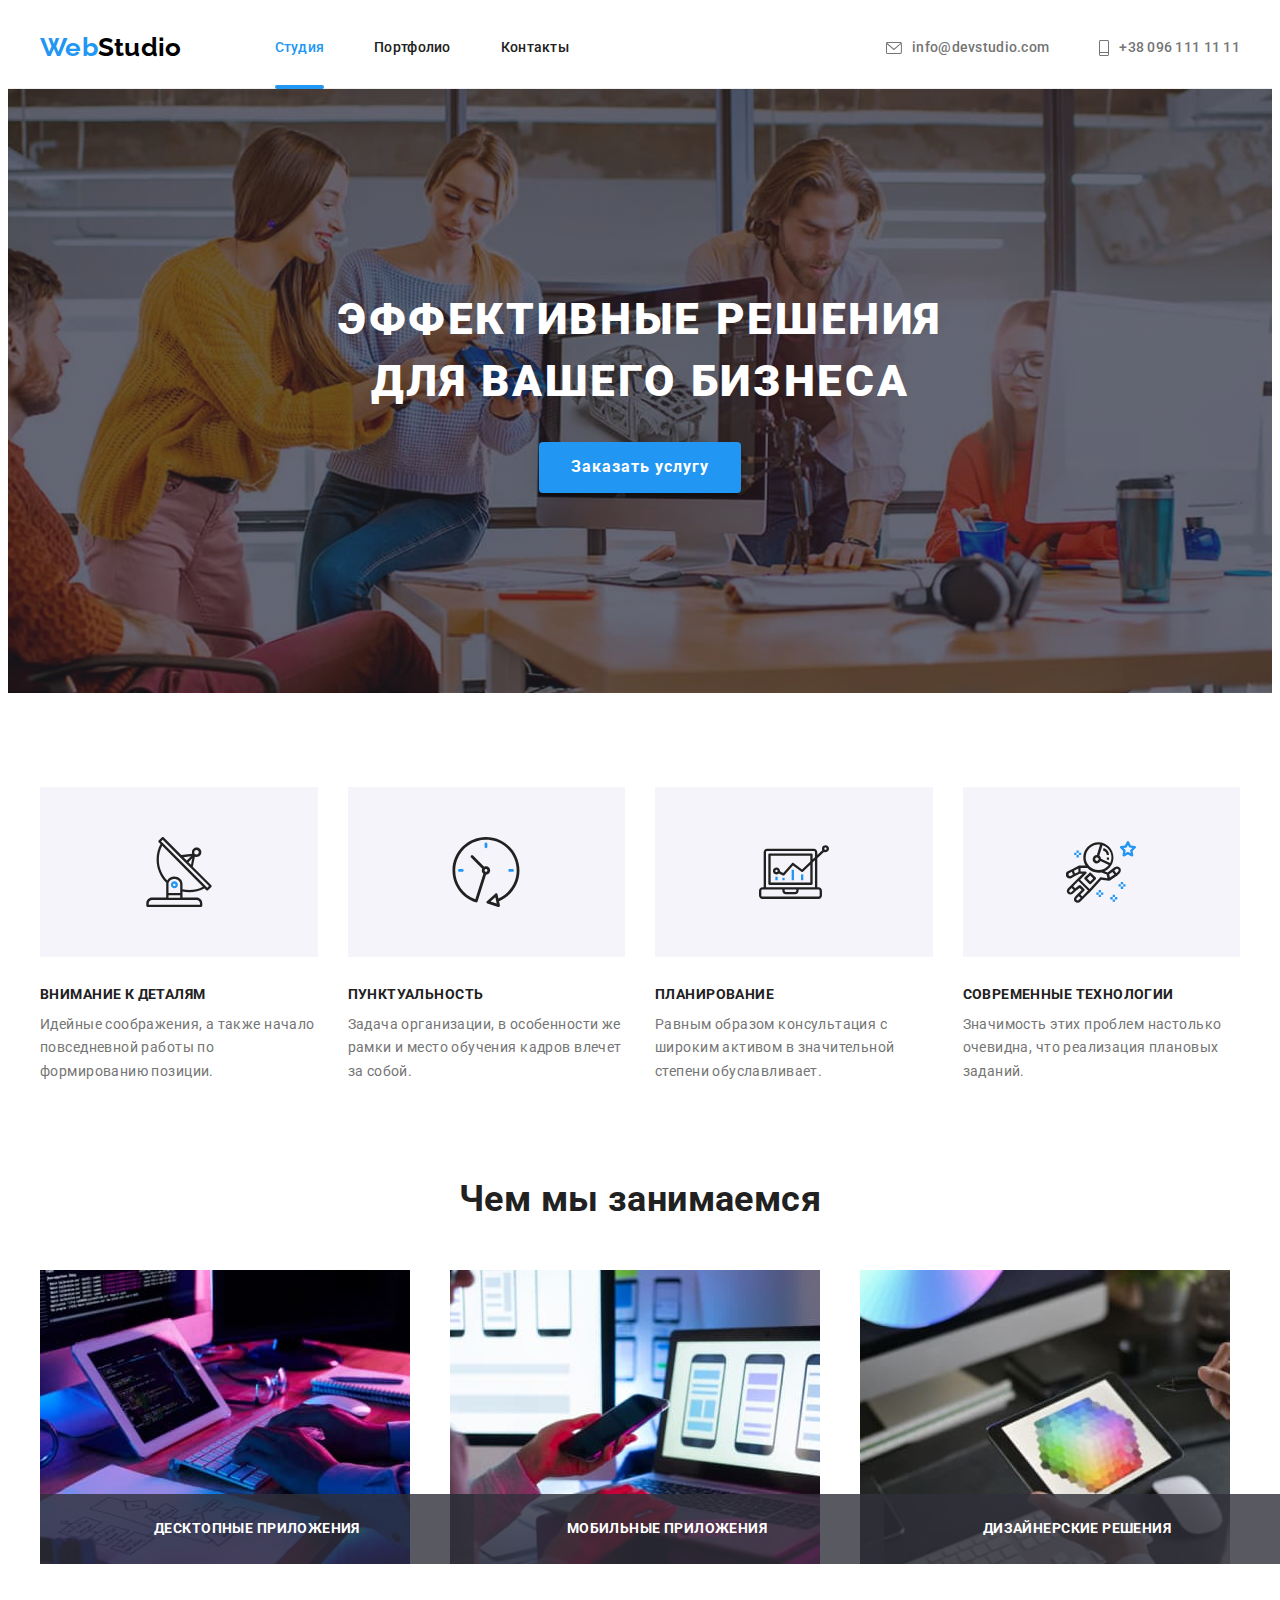
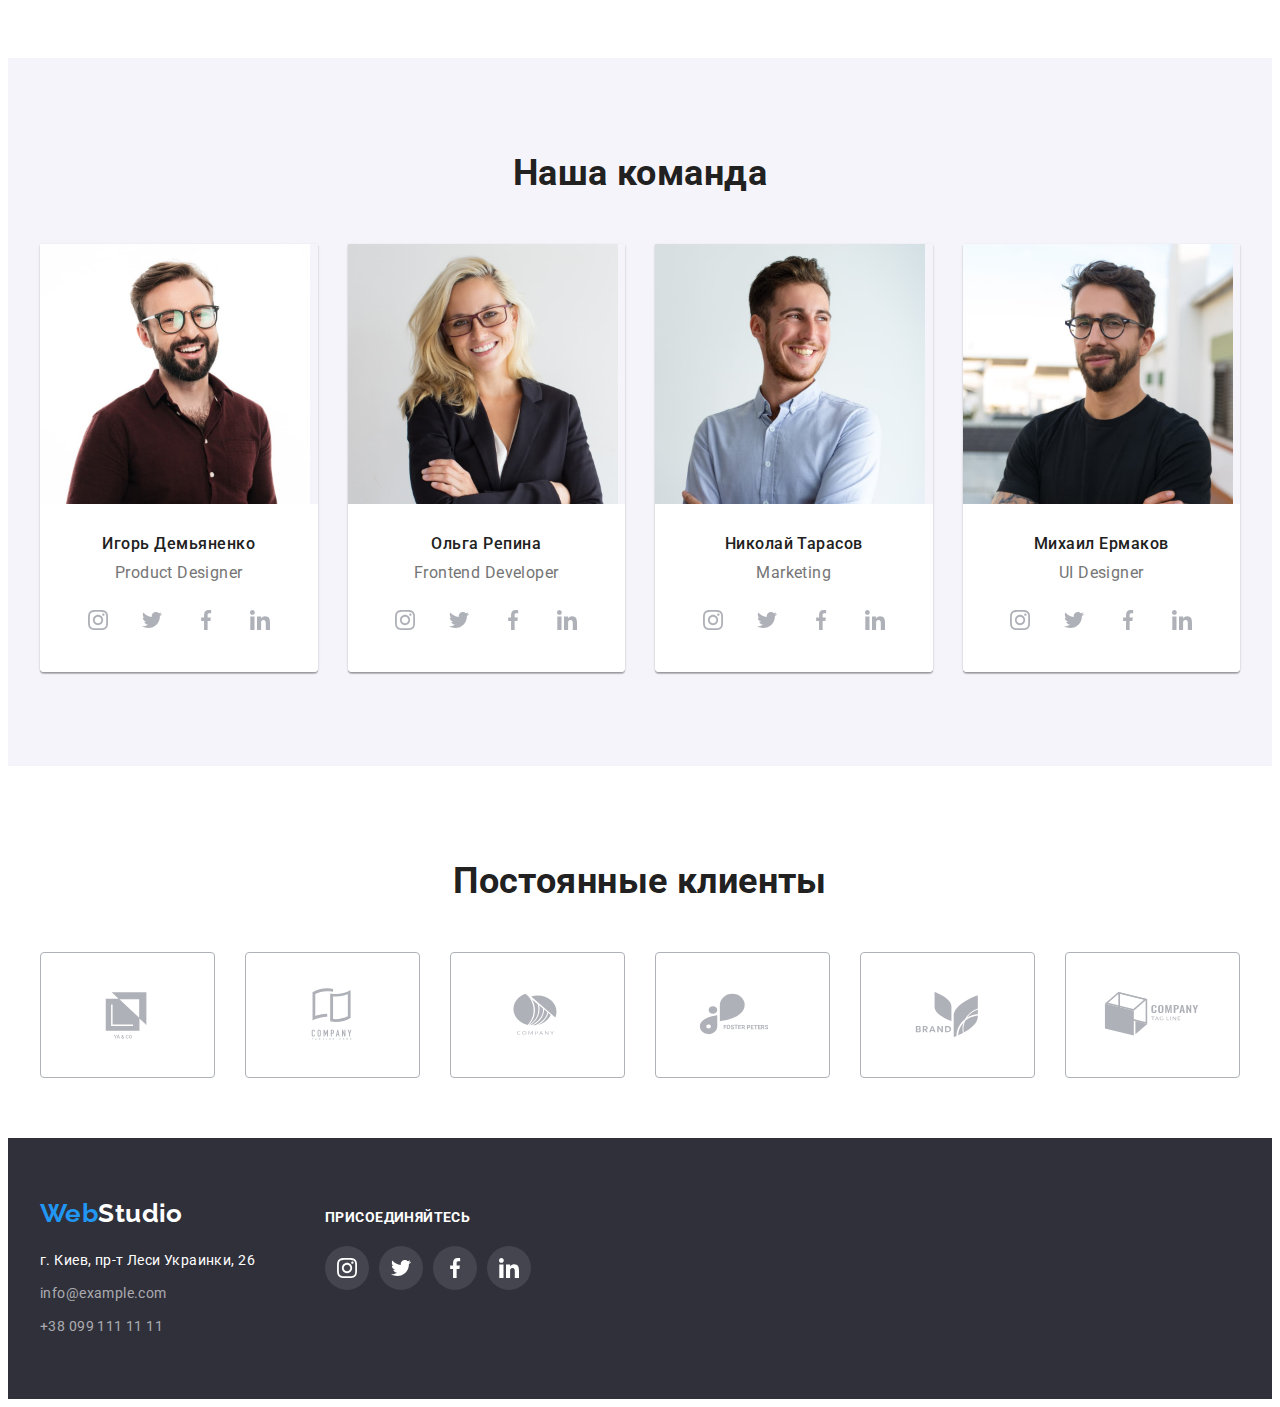
<file: index.html>
<!DOCTYPE html>
<html lang="ru">
  <head>
    <meta charset="UTF-8" />
    <meta http-equiv="X-UA-Compatible" content="IE=edge" />
    <meta name="viewport" content="width=device-width, initial-scale=1.0" />
    <title>Веб-студия</title>
    <link
      href="https://fonts.googleapis.com/css2?family=Raleway:wght@700&family=Roboto:wght@400;500;700;900&display=swap"
      rel="stylesheet"
    />
    <link
      rel="stylesheet"
      href="https://cdnjs.cloudflare.com/ajax/libs/modern-normalize/1.1.0/modern-normalize.min.css"
      integrity="sha512-wpPYUAdjBVSE4KJnH1VR1HeZfpl1ub8YT/NKx4PuQ5NmX2tKuGu6U/JRp5y+Y8XG2tV+wKQpNHVUX03MfMFn9Q=="
      crossorigin="anonymous"
      referrerpolicy="no-referrer"
    />
    <link rel="stylesheet" href="css/styles.css" />
  </head>

  <body data-page>
    <!--шапка сайта-->
    <header class="header">
      <div class="container header-container">
        <nav class="nav">
          <a href="index.html" class="logo">Web<span class="dark-logo">Studio</span></a>

          <ul class="nav-list list">
            <li class="nav-item">
              <a href="index.html" class="active-page nav-link link">Студия</a>
            </li>

            <li>
              <a href="portfolio.html" class="nav-link link">Портфолио</a>
            </li>
            <li>
              <a href="" class="nav-link link">Контакты</a>
            </li>
          </ul>
        </nav>

        <!--contakts-->
        <ul class="contact-list list">
          <li>
            <a href="mailto:info@devstudio.com" class="contact-link link">
              <svg class="mail-icon icon" width="16px" height="12px">
                <use href="./images/icons.svg#envelope"></use>
              </svg>
              info@devstudio.com</a
            >
          </li>
          <li>
            <a href="tel:+380961111111" class="contact-link link">
              <svg class="tel-icon icon" width="10px" height="16px">
                <use href="./images/icons.svg#telephone"></use>
              </svg>
              +38 096 111 11 11
            </a>
          </li>
        </ul>
      </div>
    </header>

    <main>
      <!--герой-->
      <section class="hero">
        <div class="container">
          <h1 class="hero-title">Эффективные решения для вашего бизнеса</h1>

          <button type="button" class="hero-button" data-modal-open>Заказать услугу</button>

          <div class="backdrop is-hidden" data-modal>
            <div class="modal">
              <button data-modal-close class="close-bt">
                <svg class="close-icon" width="18px" height="18px">
                  <use href="./images/icons.svg#close-black"></use>
                </svg>
              </button>
            </div>
          </div>
        </div>
      </section>

      <!-- Особенности-->

      <section class="benefits section">
        <div class="container">
          <!--скрытый заголовок-->
          <h2 class="visually-hidden">Наши особенности</h2>

          <ul class="benefits-list card-set list">
            <li class="card-item">
              <div class="benefits-card-icon">
                <svg class="benefits-icon" width="70px" height="70px">
                  <use href="./images/icons.svg#antenna"></use>
                </svg>
              </div>
              <h3 class="benefits-title">Внимание к деталям</h3>
              <p class="benefits-text">
                Идейные соображения, а также начало повседневной работы по формированию позиции.
              </p>
            </li>

            <li class="card-item">
              <div class="benefits-card-icon">
                <svg class="benefits-icon" width="70px" height="70px">
                  <use href="./images/icons.svg#clock"></use>
                </svg>
              </div>
              <h3 class="benefits-title">Пунктуальность</h3>
              <p class="benefits-text">
                Задача организации, в особенности же рамки и место обучения кадров влечет за собой.
              </p>
            </li>

            <li class="card-item">
              <div class="benefits-card-icon">
                <svg class="benefits-icon" width="70px" height="70px">
                  <use href="./images/icons.svg#diagram"></use>
                </svg>
              </div>
              <h3 class="benefits-title">Планирование</h3>
              <p class="benefits-text">
                Равным образом консультация с широким активом в значительной степени обуславливает.
              </p>
            </li>

            <li class="card-item">
              <div class="benefits-card-icon">
                <svg class="benefits-icon" width="70px" height="70px">
                  <use href="./images/icons.svg#astronaut"></use>
                </svg>
              </div>
              <h3 class="benefits-title">Современные технологии</h3>
              <p class="benefits-text">
                Значимость этих проблем настолько очевидна, что реализация плановых заданий.
              </p>
            </li>
          </ul>
        </div>
      </section>

      <!--Чем мы занимаемся-->
      <section class="we-do section">
        <div class="container">
          <h2 class="section-title">Чем мы занимаемся</h2>

          <ul class="we-do-list card-set list">
            <li class="card-item we-do-item">
              <div class="we-do-text">
                <p class="we-do-title">десктопные приложения</p>
              </div>
              <img
                src="./images/create-websites.jpg"
                width="370"
                height="294"
                alt="создаем вебсайты"
              />
            </li>

            <li class="card-item we-do-item">
              <div class="we-do-text">
                <p class="we-do-title">мобильные приложения</p>
              </div>
              <img
                src="./images/create-mobile-applications.jpg"
                width="370"
                height="294"
                alt="создаем мобильные приложения"
              />
            </li>
            <li class="card-item we-do-item">
              <div class="we-do-text">
                <p class="we-do-title">дизайнерские решения</p>
              </div>
              <img
                src="./images/create-web-designs.jpg"
                width="370"
                height="294"
                alt="создаем вебдизайны"
              />
            </li>
          </ul>
        </div>
      </section>

      <section class="team section">
        <div class="container">
          <h2 class="section-title">Наша команда</h2>
          <ul class="team-list card-set list">
            <li class="team-item card-item">
              <img
                src="./images/product-designer.jpg"
                width="270"
                height="260"
                alt="веб дизайнер"
              />

              <div class="team-content">
                <h3 class="team-title">Игорь Демьяненко</h3>
                <p class="team-specialist">Product Designer</p>
                <ul class="list social-list">
                  <li class="social-item">
                    <a href="javascript:;" target="_blank" class="link social-link-icon">
                      <svg class="social-icon" width="20px" height="20px">
                        <use href="./images/icons.svg#instagram-icon"></use>
                      </svg>
                    </a>
                  </li>

                  <li class="social-item">
                    <a href="javascript:;" target="_blank" class="link social-link-icon">
                      <svg class="social-icon" width="20px" height="20px">
                        <use href="./images/icons.svg#twitter-icon"></use>
                      </svg>
                    </a>
                  </li>

                  <li class="social-item">
                    <a href="javascript:;" target="_blank" class="link social-link-icon">
                      <svg class="social-icon" width="20px" height="20px">
                        <use href="./images/icons.svg#facebook-icon"></use>
                      </svg>
                    </a>
                  </li>

                  <li class="social-item">
                    <a href="javascript:;" target="_blank" class="link social-link-icon">
                      <svg class="social-icon" width="20px" height="20px">
                        <use href="./images/icons.svg#linkedin-icon"></use>
                      </svg>
                    </a>
                  </li>
                </ul>
              </div>
            </li>

            <li class="team-item card-item">
              <img src="./images/frontend.jpg" width="270" height="260" alt="разработчик" />
              <div class="team-content">
                <h3 class="team-title">Ольга Репина</h3>
                <p class="team-specialist">Frontend Developer</p>

                <ul class="list social-list">
                  <li class="social-item">
                    <a href="javascript:;" target="_blank" class="link social-link-icon">
                      <svg class="social-icon" width="20px" height="20px">
                        <use href="./images/icons.svg#instagram-icon"></use>
                      </svg>
                    </a>
                  </li>

                  <li class="social-item">
                    <a href="javascript:;" target="_blank" class="link social-link-icon">
                      <svg class="social-icon" width="20px" height="20px">
                        <use href="./images/icons.svg#twitter-icon"></use>
                      </svg>
                    </a>
                  </li>

                  <li class="social-item">
                    <a href="javascript:;" target="_blank" class="link social-link-icon">
                      <svg class="social-icon" width="20px" height="20px">
                        <use href="./images/icons.svg#facebook-icon"></use>
                      </svg>
                    </a>
                  </li>

                  <li class="social-item">
                    <a href="javascript:;" target="_blank" class="link social-link-icon">
                      <svg class="social-icon" width="20px" height="20px">
                        <use href="./images/icons.svg#linkedin-icon"></use>
                      </svg>
                    </a>
                  </li>
                </ul>
              </div>
            </li>

            <li class="team-item card-item">
              <img src="./images/marketing.jpg" width="270" height="260" alt="маркетолог" />
              <div class="team-content">
                <h3 class="team-title">Николай Тарасов</h3>
                <p class="team-specialist">Marketing</p>

                <ul class="list social-list">
                  <li class="social-item">
                    <a href="javascript:;" target="_blank" class="link social-link-icon">
                      <svg class="social-icon" width="20px" height="20px">
                        <use href="./images/icons.svg#instagram-icon"></use>
                      </svg>
                    </a>
                  </li>

                  <li class="social-item">
                    <a href="javascript:;" target="_blank" class="link social-link-icon">
                      <svg class="social-icon" width="20px" height="20px">
                        <use href="./images/icons.svg#twitter-icon"></use>
                      </svg>
                    </a>
                  </li>

                  <li class="social-item">
                    <a href="javascript:;" target="_blank" class="link social-link-icon">
                      <svg class="social-icon" width="20px" height="20px">
                        <use href="./images/icons.svg#facebook-icon"></use>
                      </svg>
                    </a>
                  </li>

                  <li class="social-item">
                    <a href="javascript:;" target="_blank" class="link social-link-icon">
                      <svg class="social-icon" width="20px" height="20px">
                        <use href="./images/icons.svg#linkedin-icon"></use>
                      </svg>
                    </a>
                  </li>
                </ul>
              </div>
            </li>

            <li class="team-item card-item">
              <img src="./images/ul-designer.jpg" width="270" height="260" alt="ul дизайнер" />
              <div class="team-content">
                <h3 class="team-title">Михаил Ермаков</h3>
                <p class="team-specialist">UI Designer</p>

                <ul class="list social-list">
                  <li class="social-item">
                    <a href="javascript:;" target="_blank" class="link social-link-icon">
                      <svg class="social-icon" width="20px" height="20px">
                        <use href="./images/icons.svg#instagram-icon"></use>
                      </svg>
                    </a>
                  </li>

                  <li class="social-item">
                    <a href="javascript:;" target="_blank" class="link social-link-icon">
                      <svg class="social-icon" width="20px" height="20px">
                        <use href="./images/icons.svg#twitter-icon"></use>
                      </svg>
                    </a>
                  </li>

                  <li class="social-item">
                    <a href="javascript:;" target="_blank" class="link social-link-icon">
                      <svg class="social-icon" width="20px" height="20px">
                        <use href="./images/icons.svg#facebook-icon"></use>
                      </svg>
                    </a>
                  </li>

                  <li class="social-item">
                    <a href="javascript:;" target="_blank" class="link social-link-icon">
                      <svg class="social-icon" width="20px" height="20px">
                        <use href="./images/icons.svg#linkedin-icon"></use>
                      </svg>
                    </a>
                  </li>
                </ul>
              </div>
            </li>
          </ul>
        </div>
      </section>

      <section class="section customer-section">
        <div class="container customer-container">
          <h3 class="section-title">Постоянные клиенты</h3>

          <ul class="card-set list customer-list">
            <li class="customer-item card-item">
              <a href="javascript:;" class="link customer-link">
                <svg class="customer-icon" width="106px" height="60px">
                  <use href="./images/icons.svg#customer-logo-one"></use>
                </svg>
              </a>
            </li>
            <li class="customer-item card-item">
              <a href="javascript:;" class="link customer-link">
                <svg class="customer-icon" width="106px" height="60px">
                  <use href="./images/icons.svg#customer-logo-two"></use>
                </svg>
              </a>
            </li>
            <li class="customer-item card-item">
              <a href="javascript:;" class="link customer-link">
                <svg class="customer-icon" width="106px" height="60px">
                  <use href="./images/icons.svg#customer-logo-three"></use>
                </svg>
              </a>
            </li>
            <li class="customer-item card-item">
              <a href="javascript:;" class="link customer-link">
                <svg class="customer-icon" width="106px" height="60px">
                  <use href="./images/icons.svg#customer-logo-four"></use>
                </svg>
              </a>
            </li>
            <li class="customer-item card-item">
              <a href="javascript:;" class="link customer-link">
                <svg class="customer-icon" width="106px" height="60px">
                  <use href="./images/icons.svg#customer-logo-five"></use>
                </svg>
              </a>
            </li>
            <li class="customer-item card-item">
              <a href="javascript:;" class="link customer-link">
                <svg class="customer-icon" width="106px" height="60px">
                  <use href="./images/icons.svg#customer-logo-six"></use>
                </svg>
              </a>
            </li>
          </ul>
        </div>
      </section>
    </main>

    <footer class="footer">
      <div class="container">
        <div class="footer-container">
          <div class="footer-address">
            <a href="index.html" class="logo">Web<span class="white">Studio</span></a>
            <address class="address">
              <ul class="list address-list">
                <li>
                  <a
                    href="https://goo.gl/maps/6LCePJ9uV5C26gQX8"
                    target="_blank"
                    rel="noreferrer noopener"
                    class="link street"
                    >г. Киев, пр-т Леси Украинки, 26
                  </a>
                </li>
                <li>
                  <a href="mailto:info@example.com" class="link address-link">info@example.com</a>
                </li>
                <li><a href="tel:+380991111111" class="link address-link">+38 099 111 11 11</a></li>
              </ul>
            </address>
          </div>

          <div class="footer-social">
            <h3 class="footer-social-title">присоединяйтесь</h3>

            <ul class="list social-list">
              <li class="social-item">
                <a href="javascript:;" target="_blank" class="link social-link-icon">
                  <svg class="social-icon" width="20px" height="20px">
                    <use href="./images/icons.svg#instagram-icon"></use>
                  </svg>
                </a>
              </li>

              <li class="social-item">
                <a href="javascript:;" target="_blank" class="link social-link-icon">
                  <svg class="social-icon" width="20px" height="20px">
                    <use href="./images/icons.svg#twitter-icon"></use>
                  </svg>
                </a>
              </li>

              <li class="social-item">
                <a href="javascript:;" target="_blank" class="link social-link-icon">
                  <svg class="social-icon" width="20px" height="20px">
                    <use href="./images/icons.svg#facebook-icon"></use>
                  </svg>
                </a>
              </li>

              <li class="social-item">
                <a href="javascript:;" target="_blank" class="link social-link-icon">
                  <svg class="social-icon" width="20px" height="20px">
                    <use href="./images/icons.svg#linkedin-icon"></use>
                  </svg>
                </a>
              </li>
            </ul>
          </div>
        </div>
      </div>
    </footer>
    <!-- Ставимо перед закриваючим тегом body -->
  
    <script src="./js/modal.js"></script>
  </body>
</html>
</file>
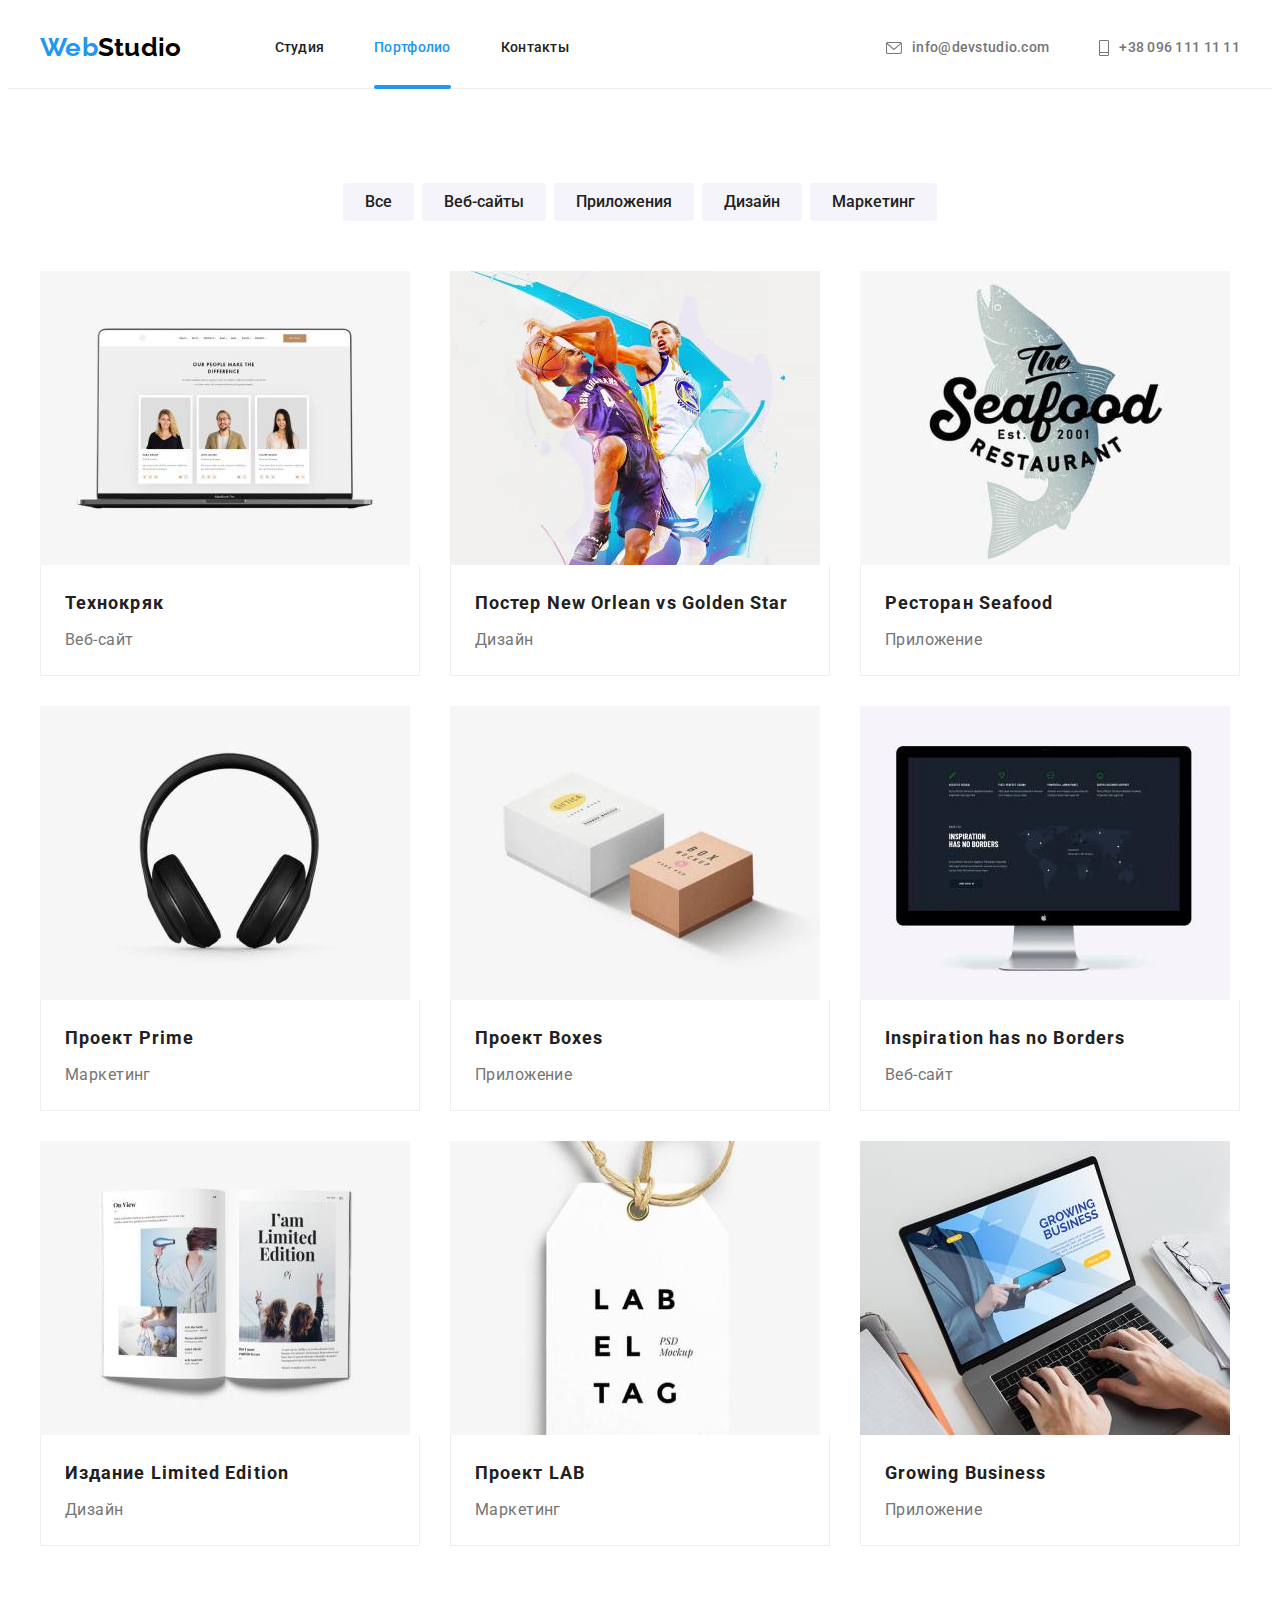
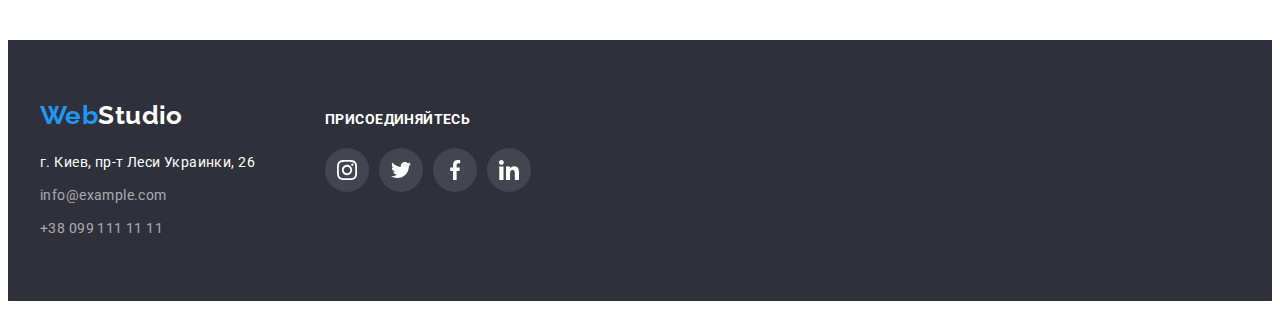
<file: portfolio.html>
<!DOCTYPE html>
<html lang="ru">
  <head>
    <meta charset="UTF-8" />
    <meta http-equiv="X-UA-Compatible" content="IE=edge" />
    <meta name="viewport" content="width=device-width, initial-scale=1.0" />
    <title>Портфолио</title>
    <link
      href="https://fonts.googleapis.com/css2?family=Raleway:wght@700&family=Roboto:wght@400;500;700;900&display=swap"
      rel="stylesheet"
    />
    <link
      rel="stylesheet"
      href="https://cdnjs.cloudflare.com/ajax/libs/modern-normalize/1.1.0/modern-normalize.min.css"
      integrity="sha512-wpPYUAdjBVSE4KJnH1VR1HeZfpl1ub8YT/NKx4PuQ5NmX2tKuGu6U/JRp5y+Y8XG2tV+wKQpNHVUX03MfMFn9Q=="
      crossorigin="anonymous"
      referrerpolicy="no-referrer"
    />
    <link rel="stylesheet" href="css/styles.css" />
  </head>

  <body>
    <!--шапка сайта-->
    <header class="header">
      <div class="container header-container">
        <nav class="nav">
          <a href="index.html" class="logo">Web<span class="dark-logo">Studio</span></a>

          <ul class="nav-list list">
            <li>
              <a href="index.html" class="nav-link link">Студия</a>
            </li>

            <li class="nav-item">
              <a href="portfolio.html" class="active-page nav-link link">Портфолио</a>
            </li>
            <li>
              <a href="" class="nav-link link">Контакты</a>
            </li>
          </ul>
        </nav>

        <!--contakts-->
        <ul class="contact-list list">
          <li>
            <a href="mailto:info@devstudio.com" class="contact-link link">
              <svg class="mail-icon icon" width="16px" height="12px">
                <use href="./images/icons.svg#envelope"></use>
              </svg>
              info@devstudio.com</a
            >
          </li>
          <li>
            <a href="tel:+380961111111" class="contact-link link"
              ><svg class="tel-icon icon" width="10px" height="16px">
                <use href="./images/icons.svg#telephone"></use></svg
              >+38 096 111 11 11</a
            >
          </li>
        </ul>
      </div>
    </header>

    <main>
      <section class="section">
        <div class="container portfolio-container">
          <!--скрытые заголовки-->
          <h1 class="visually-hidden">Примеры</h1>

          <!--Кнопки-->
          <ul class="list select-list">
            <li class="select-item">
              <button type="button" class="select-button">Все</button>
            </li>

            <li class="select-item">
              <button type="button" class="select-button">Веб-сайты</button>
            </li>

            <li class="select-item">
              <button type="button" class="select-button">Приложения</button>
            </li>

            <li class="select-item">
              <button type="button" class="select-button">Дизайн</button>
            </li>

            <li class="select-item">
              <button type="button" class="select-button">Маркетинг</button>
            </li>
          </ul>

          <!--примеры работ-->

          <ul class="list card-set portfolio-list">
            <li class="card-item portfolio-item">
              <a href="javascript:;" class="link portfolio-link">
                <div class="portfolio-img-bg">
                  <img
                    src="./images/technocrack.jpg"
                    alt="Веб-сайт Технокряк"
                    width="370"
                    height="294"
                  />
                  <div class="portfolio-overlay">
                    Ресурс предлагает комплексные предложения с разным уровнем функционала и
                    сервисов. Все это позволит посетителю получить исчерпывающие сведения о компании
                    или частном лице.
                  </div>
                </div>
                <div class="card-content">
                  <h2 class="card-heading">Технокряк</h2>
                  <p class="card-text">Веб-сайт</p>
                </div>
              </a>
            </li>

            <li class="card-item portfolio-item">
              <a href="javascript:;" class="link portfolio-link">
                <div class="portfolio-img-bg">
                  <img
                    src="./images/goldenstar.jpg"
                    alt="Дизайн постера"
                    width="370"
                    height="294"
                  />
                  <div class="portfolio-overlay">
                    Ресурс предлагает комплексные предложения с разным уровнем функционала и
                    сервисов. Все это позволит посетителю получить исчерпывающие сведения о компании
                    или частном лице.
                  </div>
                </div>
                <div class="card-content">
                  <h2 class="card-heading">Постер New Orlean vs Golden Star</h2>
                  <p class="card-text">Дизайн</p>
                </div>
              </a>
            </li>

            <li class="card-item portfolio-item">
              <a href="javascript:;" class="link portfolio-link">
                <div class="portfolio-img-bg">
                  <img
                    src="./images/seafood.jpg"
                    alt="Приложение для ресторана Seafood"
                    width="370"
                    height="294"
                  />
                  <div class="portfolio-overlay">
                    Ресурс предлагает комплексные предложения с разным уровнем функционала и
                    сервисов. Все это позволит посетителю получить исчерпывающие сведения о компании
                    или частном лице.
                  </div>
                </div>
                <div class="card-content">
                  <h2 class="card-heading">Ресторан Seafood</h2>
                  <p class="card-text">Приложение</p>
                </div>
              </a>
            </li>

            <li class="card-item portfolio-item">
              <a href="javascript:;" class="link portfolio-link">
                <div class="portfolio-img-bg">
                  <img src="./images/prime.jpg" alt="Маркетинг Prime" width="370" height="294" />
                  <div class="portfolio-overlay">
                    Ресурс предлагает комплексные предложения с разным уровнем функционала и
                    сервисов. Все это позволит посетителю получить исчерпывающие сведения о компании
                    или частном лице.
                  </div>
                </div>
                <div class="card-content">
                  <h2 class="card-heading">Проект Prime</h2>
                  <p class="card-text">Маркетинг</p>
                </div>
              </a>
            </li>

            <li class="card-item portfolio-item">
              <a href="javascript:;" class="link portfolio-link">
                <div class="portfolio-img-bg">
                  <img src="./images/boxes.jpg" alt="Приложение Boxes" width="370" height="294" />
                  <div class="portfolio-overlay">
                    Ресурс предлагает комплексные предложения с разным уровнем функционала и
                    сервисов. Все это позволит посетителю получить исчерпывающие сведения о компании
                    или частном лице.
                  </div>
                </div>
                <div class="card-content">
                  <h2 class="card-heading">Проект Boxes</h2>
                  <p class="card-text">Приложение</p>
                </div>
              </a>
            </li>

            <li class="card-item portfolio-item">
              <a href="javascript:;" class="link portfolio-link">
                <div class="portfolio-img-bg">
                  <img
                    src="./images/noborders.jpg"
                    alt="Веб-сайт Inspiration has no Borders"
                    width="370"
                    height="294"
                  />
                  <div class="portfolio-overlay">
                    Ресурс предлагает комплексные предложения с разным уровнем функционала и
                    сервисов. Все это позволит посетителю получить исчерпывающие сведения о компании
                    или частном лице.
                  </div>
                </div>
                <div class="card-content">
                  <h2 class="card-heading">Inspiration has no Borders</h2>
                  <p class="card-text">Веб-сайт</p>
                </div>
              </a>
            </li>

            <li class="card-item portfolio-item">
              <a href="javascript:;" class="link portfolio-link">
                <div class="portfolio-img-bg">
                  <img
                    src="./images/limedition.jpg"
                    alt="Дизайн для Издания Limited Edition"
                    width="370"
                    height="294"
                  />
                  <div class="portfolio-overlay">
                    Ресурс предлагает комплексные предложения с разным уровнем функционала и
                    сервисов. Все это позволит посетителю получить исчерпывающие сведения о компании
                    или частном лице.
                  </div>
                </div>
                <div class="card-content">
                  <h2 class="card-heading">Издание Limited Edition</h2>
                  <p class="card-text">Дизайн</p>
                </div>
              </a>
            </li>

            <li class="card-item portfolio-item">
              <a href="javascript:;" class="link portfolio-link">
                <div class="portfolio-img-bg">
                  <img
                    src="./images/lab.jpg"
                    alt="Маркетинг для проекта LAB"
                    width="370"
                    height="294"
                  />
                  <div class="portfolio-overlay">
                    Ресурс предлагает комплексные предложения с разным уровнем функционала и
                    сервисов. Все это позволит посетителю получить исчерпывающие сведения о компании
                    или частном лице.
                  </div>
                </div>
                <div class="card-content">
                  <h2 class="card-heading">Проект LAB</h2>
                  <p class="card-text">Маркетинг</p>
                </div>
              </a>
            </li>

            <li class="card-item portfolio-item">
              <a href="javascript:;" class="link portfolio-link">
                <div class="portfolio-img-bg">
                  <img
                    src="./images/growing.jpg"
                    alt="Приложение Growing Business"
                    width="370"
                    height="294"
                  />
                  <div class="portfolio-overlay">
                    Ресурс предлагает комплексные предложения с разным уровнем функционала и
                    сервисов. Все это позволит посетителю получить исчерпывающие сведения о компании
                    или частном лице.
                  </div>
                </div>
                <div class="card-content">
                  <h2 class="card-heading">Growing Business</h2>
                  <p class="card-text">Приложение</p>
                </div>
              </a>
            </li>
          </ul>
        </div>
      </section>
    </main>

    <footer class="footer">
      <div class="container">
        <div class="footer-container">
          <div class="footer-address">
            <a href="index.html" class="logo">Web<span class="white">Studio</span></a>
            <address class="address">
              <ul class="list address-list">
                <li>
                  <a
                    href="https://goo.gl/maps/6LCePJ9uV5C26gQX8"
                    target="_blank"
                    rel="noreferrer noopener"
                    class="link street"
                    >г. Киев, пр-т Леси Украинки, 26
                  </a>
                </li>
                <li>
                  <a href="mailto:info@example.com" class="link address-link">info@example.com</a>
                </li>
                <li><a href="tel:+380991111111" class="link address-link">+38 099 111 11 11</a></li>
              </ul>
            </address>
          </div>

          <div class="footer-social">
            <h3 class="footer-social-title">присоединяйтесь</h3>

            <ul class="list social-list">
              <li class="social-item">
                <a href="javascript:;" target="_blank" class="link social-link-icon">
                  <svg class="social-icon" width="20px" height="20px">
                    <use href="./images/icons.svg#instagram-icon"></use>
                  </svg>
                </a>
              </li>

              <li class="social-item">
                <a href="javascript:;" target="_blank" class="link social-link-icon">
                  <svg class="social-icon" width="20px" height="20px">
                    <use href="./images/icons.svg#twitter-icon"></use>
                  </svg>
                </a>
              </li>

              <li class="social-item">
                <a href="javascript:;" target="_blank" class="link social-link-icon">
                  <svg class="social-icon" width="20px" height="20px">
                    <use href="./images/icons.svg#facebook-icon"></use>
                  </svg>
                </a>
              </li>

              <li class="social-item">
                <a href="javascript:;" target="_blank" class="link social-link-icon">
                  <svg class="social-icon" width="20px" height="20px">
                    <use href="./images/icons.svg#linkedin-icon"></use>
                  </svg>
                </a>
              </li>
            </ul>
          </div>
        </div>
      </div>
    </footer>
  </body>
</html>
</file>
<file: css/styles.css>
/* цвет фона темных блоков на главной и портфолио #2F303A */
/*цвет текста в body #757575 */
/*голубой цвет текста в лого Web #000000 */
/* темный цвет текста в лого Web #2196F3 */
/* цвет верхнего меню #212121; */
/* цвет контактов верхнего меню #757575; */
/* белый цвет #FFFFFF */
/*цвет фона для героя #2F303A; */
/*цвет кнопки неактивной в портфолио #F5F4FA */
/*цвет данных в футере rgba(255, 255, 255, 0.6) */

:root {
  --background-dark-grey: #2f303a;
  --grey-color: #757575;
  --blue-logo-color: #2196f3;
  --dark-logo-color: #000000;
  --white-color: #ffffff;
  --color-dark: #212121;
  --light-gray-backg: #f5f4fa;
  --footer-primary-color: rgba(255, 255, 255, 0.6);
  --grey-edging: rgba(238, 238, 238, 1);
  --button-shadow: rgba(0, 0, 0, 0.25);
  --card-set-gap: 30px;
  --card-item: 4;
  --team-btm: rgba(0, 0, 0, 0.12);
  --team-bl: rgba(0, 0, 0, 0.14);
  --team-br: rgba(0, 0, 0, 0.2);
  --grey-card-content: #eeeeee;
  --hero-shadow: rgba(47, 48, 58, 0.4);
  --social-icon: rgba(175, 177, 184, 1);
  --footer-icon: rgba(255, 255, 255, 0.1);
  --cub-bez: cubic-bezier(0.4, 0, 0.2, 1);
  --bg-portf: rgba(33, 150, 243, 0.9);
  --benef-card-icon: rgba(245, 244, 250, 1);
  --bgcolor-wdtext: rgba(47, 48, 58, 0.8);
  --bgmodal: rgba(255, 255, 255, 1);
  --bt-close: rgba(0, 0, 0, 0.1);
}
h1,
h2,
h3,
h4,
p {
  margin: 0;
}

ul,
ol {
  padding: 0;
  margin: 0;
}

img {
  display: block;
  max-width: 100%;
  height: auto;
}

.link {
  text-decoration: none;
  color: currentColor;
}

.list {
  list-style: none;
}

.section {
  padding-top: 94px;
  padding-bottom: 94px;
}

.container {
  margin-left: auto;
  margin-right: auto;
  width: 1200px;
  padding-left: 15px;
  padding-right: 15px;
}

body {
  color: var(--grey-color);
  font-family: 'Roboto', sans-serif;
  font-style: normal;
  font-size: 14px;
  letter-spacing: 0.03em;
  line-height: 1.71;
  position: relative;
}

.no-scroll {
  overflow: hidden;
}

/*body.modal {
  overflow: hidden;
}*/

.header {
  font-weight: 500;
  line-height: 1.14;
  letter-spacing: 0.02em;
  border-bottom: 1px solid var(--grey-edging);
}
.header-container {
  display: flex;
  align-items: center;
}

.logo {
  color: var(--blue-logo-color);
  font-family: 'Raleway', cursive;
  font-weight: 700;
  font-size: 26px;
  line-height: 1.2;
  text-decoration: none;
  display: flex;
}
.header .logo {
  margin-right: 93px;
}

.dark-logo {
  color: var(--dark-logo-color);
}

.white {
  color: var(--white-color);
}

.nav {
  display: flex;
  align-items: center;
  color: var(--color-dark);
}

.nav-list {
  display: flex;
  align-items: center;
  gap: 50px;
}
.nav-link,
.contact-link {
  display: flex;
  align-items: center;
  padding-top: 32px;
  padding-bottom: 32px;
  transition-property: color;
  transition-duration: 250ms;
  transition-timing-function: var(--cub-bez);
}
.contact-list {
  display: flex;
  align-items: center;
  gap: 50px;
  margin-left: auto;
}
.nav-item {
  position: relative;
}
.active-page {
  color: var(--blue-logo-color);
}

.active-page::after {
  content: '';
  position: absolute;
  display: block;
  width: 100%;
  height: 4px;
  border-radius: 2px;
  background-color: var(--blue-logo-color);

  bottom: -1px;
}

/* ***************************** ** */

.header-contact {
  color: var(--grey-color);
  transition-property: color;
  transition-duration: 250ms;
  transition-timing-function: var(--cub-bez);
}

.header-contact.link:hover,
.header-contact.link:focus {
  color: var(--blue-logo-color);
}
/*иконка письма*/

.icon {
  fill: currentColor;
  margin-right: 10px;
}

.mail-icon {
}
.tel-icon {
}

.contact-link:hover,
.contact-link:focus,
.nav-link:hover,
.nav-link:focus {
  color: var(--blue-logo-color);
}

/*Hero*/

.hero {
  max-width: 1600px;
  margin-left: auto;
  margin-right: auto;
  background-color: var(--background-dark-grey);
  padding-top: 200px;
  padding-bottom: 200px;
  text-align: center;
  display: flex;

  background-image: linear-gradient(to right, var(--hero-shadow), var(--hero-shadow)),
    url('../images/bg-hero.jpg');
  background-repeat: no-repeat;
  background-position: center;
  background-size: cover;
}

.hero-title {
  color: var(--white-color);
  font-weight: 900;
  font-size: 44px;
  text-transform: uppercase;
  line-height: 1.4;
  text-align: center;
  letter-spacing: 0.06em;
  max-width: 696px;
  margin-left: auto;
  margin-right: auto;
  margin-bottom: 30px;
}

.hero-button {
  position: relative;
  cursor: pointer;
  color: var(--white-color);
  background-color: var(--blue-logo-color);
  font-family: inherit;
  font-weight: 700;
  font-size: 16px;
  line-height: 1.9;
  letter-spacing: 0.06em;
  border-radius: 4px;
  box-shadow: 0px 4px 4px 0px var(--button-shadow);
  border: none;
  padding: 10px 32px;
}

.card-item {
  flex-basis: calc(100% / var(--card-item) - var(--card-set-gap));
  margin-left: var(--card-set-gap);
  margin-top: var(--card-set-gap);
}
.portfolio-img-bg {
  position: relative;
  overflow: hidden;
  transition-property: transform translateY(0%), background-color var(--bg-portf);
  transition-duration: 250ms;
  transition-timing-function: var(--cub-bez);
}
.portfolio-overlay {
  display: flex;
  align-items: center;
  justify-content: center;
  position: absolute;
  top: 0;
  left: 0;
  width: 100%;
  height: 100%;
  padding: 63px 24px;
  transform: translateY(100%);
  transition: transform 500ms ease, opacity 500ms ease;
  user-select: none;
  background-color: var(--bg-portf);
  font-size: 18px;
  line-height: 1.56;
  color: #ffffff;
}
.portfolio-link:hover .portfolio-overlay,
.portfolio-link:focus .portfolio-overlay {
  transform: translateY(0%);

  opacity: 1;
}

.portfolio-item:hover {
}

.portfolio-link {
  display: flex;
  flex-direction: column;
  transition-property: box-shadow;
  transition-duration: 250ms;
  transition-timing-function: var(--cub-bez);
}

.portfolio-link:hover,
.portfolio-link:focus {
  box-shadow: 0px 4px 4px 0px var(--button-shadow);
}

.benefits-card-icon {
  background-color: var(--benef-card-icon);
  margin-bottom: 30px;
  display: flex;
  align-items: center;
  justify-content: center;
  height: 120px;
  border: none;
  padding-top: 25px;
  padding-bottom: 25px;
}

.benefits-icon {
}

.benefits-title {
  font-weight: 700;
  font-size: 14px;
  line-height: 1.14;
  text-transform: uppercase;
  color: var(--color-dark);
  margin-bottom: 10px;
}
.benefits-text {
  font-weight: 400;
  letter-spacing: 0.03em;
  line-height: 1.7;
}

.section-title {
  font-weight: 700;
  color: var(--color-dark);
  font-size: 36px;
  line-height: 42px;
  text-align: center;
  margin-bottom: 50px;
}
.we-do {
  padding-top: 0;
}
.we-do-list {
  --card-item: 3;
}
.we-do-item {
  position: relative;
}
.we-do-text {
  position: absolute;
  z-index: 1;
  bottom: 0;
  left: 0;
  width: 100%;
  display: flex;
  align-items: center;
  justify-content: center;
  padding: 27px;
  background-color: var(--bgcolor-wdtext);
}
.we-do-title {
  font-weight: 700;
  line-height: 1.14;
  text-align: center;
  text-transform: uppercase;
  color: var(--white-color);
}

.team {
  background-color: var(--light-gray-backg);
}
.team-list {
}

.team-item {
  box-shadow: 0px 1px 3px var(--team-btm), 0px 1px 1px var(--team-bl), 0px 2px 1px var(--team-br);
  border-radius: 0px 0px 4px 4px;
}

.team-content {
  align-items: center;
  background-color: var(--white-color);
  border-radius: 0px 0px 4px 4px;
  padding: 30px;
  margin: 0;
}

h3.team-title {
  margin-bottom: 10px;
}
.team-specialist,
.team-title {
  font-size: 16px;
  line-height: 1.2;
  text-align: center;
}
.team-specialist {
  margin-bottom: 16px;
}

.team-title {
  font-weight: 500;
  letter-spacing: 0.03em;
  color: var(--color-dark);
}

/* портфолио контент */

.visually-hidden {
  position: absolute;
  white-space: nowrap;
  width: 1px;
  height: 1px;
  overflow: hidden;
  border: 0;
  padding: 0;
  clip: rect(0 0 0 0);
  clip-path: inset(100%);
  margin: -1px;
}

.card-text {
  font-size: 16px;
  line-height: 1.88;
}

.card-heading {
  color: var(--color-dark);
  font-weight: 700;
  font-size: 18px;
  line-height: 2;
  letter-spacing: 0.06em;
  margin-bottom: 4px;
}
.card-content {
  border-top: 0;
  border-bottom: 1px solid var(--grey-card-content);
  border-right: 1px solid var(--grey-card-content);
  border-left: 1px solid var(--grey-card-content);
  padding: 20px 24px;
}

.card-set {
  display: flex;
  flex-wrap: wrap;
  margin-top: calc(-1 * var(--card-set-gap));
  margin-left: calc(-1 * var(--card-set-gap));
}

.select-list {
  display: flex;
  justify-content: center;
}

.select-list .select-item:not(:last-child) {
  margin-right: 8px;
}

.list.select-list {
  margin-bottom: 50px;
}
.select-button {
  cursor: pointer;
  font-family: inherit;
  background-color: var(--light-gray-backg);
  color: var(--color-dark);
  border: none;
  font-weight: 500;
  font-size: 16px;
  line-height: 1.6;
  border-radius: 4px;
  padding: 6px 22px;
  transition-property: background-color, color, box-shadow;
  transition-duration: 250ms;
  transition-timing-function: var(--cub-bez);
}

.select-button:hover,
.select-button:focus {
  background-color: var(--blue-logo-color);
  color: var(--white-color);
  box-shadow: 0px 4px 4px 0px var(--button-shadow);
}
.portfolio-container {
}
.portfolio-list {
  --card-item: 3;
}
/*footer */

.footer {
  background-color: var(--background-dark-grey);
  padding-top: 60px;
  padding-bottom: 60px;
}

.footer-container {
  display: flex;
  gap: 70px;
  align-items: baseline;
}

.footer-address {
}

.footer .logo {
  margin-bottom: 20px;
}

.address {
  font-style: inherit;
}
.address-list {
  display: flex;
  flex-direction: column;
  gap: 9px;
}
.address-link {
  color: var(--footer-primary-color);
}
.street {
  color: var(--white-color);
}
.address .link {
  transition-property: color;
  transition-duration: 250ms;
  transition-timing-function: var(--cub-bez);
}
.address .link:hover,
.address .link:focus {
  color: var(--blue-logo-color);
}

/* социальные сети */

.social-list {
  display: flex;
  align-items: center;
  justify-content: center;
  gap: 10px;
}
.social-item {
}

.social-link-icon {
  display: flex;
  justify-content: center;
  align-items: center;
  border-radius: 50%;
  background-color: var(--footer-icon);
  width: 44px;
  height: 44px;
  transition-property: background-color;
  transition-duration: 250ms;
  transition-timing-function: var(--cub-bez);
}

.social-link-icon:hover,
.social-link-icon:focus {
  background-color: var(--blue-logo-color);
}

.footer .social-icon {
  fill: var(--white-color);
}

.social-icon {
  fill: var(--social-icon);
  transition-property: fill;
  transition-duration: 250ms;
  transition-timing-function: var(--cub-bez);
}

.social-link-icon:hover .social-icon,
.social-link-icon:focus .social-icon {
  fill: var(--white-color);
}

/* постоянные клиенты */

.customer-section {
  background-color: var(--white-color);
}
.customer-container {
  height: 184px;
  display: block;
  flex-wrap: wrap;
  justify-content: center;
}
.customer-container > .customer-list {
  --card-item: 6;
}

.customer-link {
  display: flex;
  align-items: center;
  justify-content: center;
  fill: var(--social-icon);
  height: 92px;
  padding: 16px;
  border: 1px solid var(--social-icon);
  border-radius: 4px;
  transition-property: border, fill;
  transition-duration: 250ms;
  transition-timing-function: var(--cub-bez);
}

.customer-link:hover,
.customer-link:focus {
  border: 1px solid var(--blue-logo-color);
  fill: var(--blue-logo-color);
}

.footer-social {
  width: 206px;
  height: 80px;
  align-items: baseline;
}

.footer-social-title {
  font-style: normal;
  font-weight: 700;
  font-size: 14px;
  line-height: 1.14;
  letter-spacing: 0.03em;
  text-transform: uppercase;
  color: var(--white-color);
  margin-bottom: 20px;
}

.footer.social-link-icon {
  fill: var(--white-color);
}

.backdrop.is-hidden {
  visibility: hidden;
  opacity: 0;
  pointer-events: none;
}

.backdrop {
  position: fixed;
  top: 0;
  left: 0;
  z-index: 1000;
  display: flex;
  align-items: center;
  justify-content: center;
  width: 100%;
  height: 100%;

  background-color: var(--team-br);
  transition: opacity 300ms ease-out, visibility 300ms ease-out;
}

.modal {
  position: relative;
  width: 528px;
  height: 581px;

  background-color: var(--bgmodal);
  box-shadow: 0px 1px 3px var(--team-btm), 0px 1px 1px var(--team-bl), 0px 2px 1px var(--team-br);
  border-radius: 4px;
  transition: transform 300ms ease-out;
}

.backdrop.is-hidden .modal {
  transform: scale(0) rotate(360deg);
}

.close-bt {
  position: absolute;
  cursor: pointer;
  display: flex;
  justify-content: center;
  align-items: center;
  width: 30px;
  height: 30px;
  top: 8px;
  right: 8px;
  padding: 0;
  border-radius: 50%;
  border: 1px solid var(--bt-close);
  background-color: #ffffff;
}

.close-icon {
}
</file>
